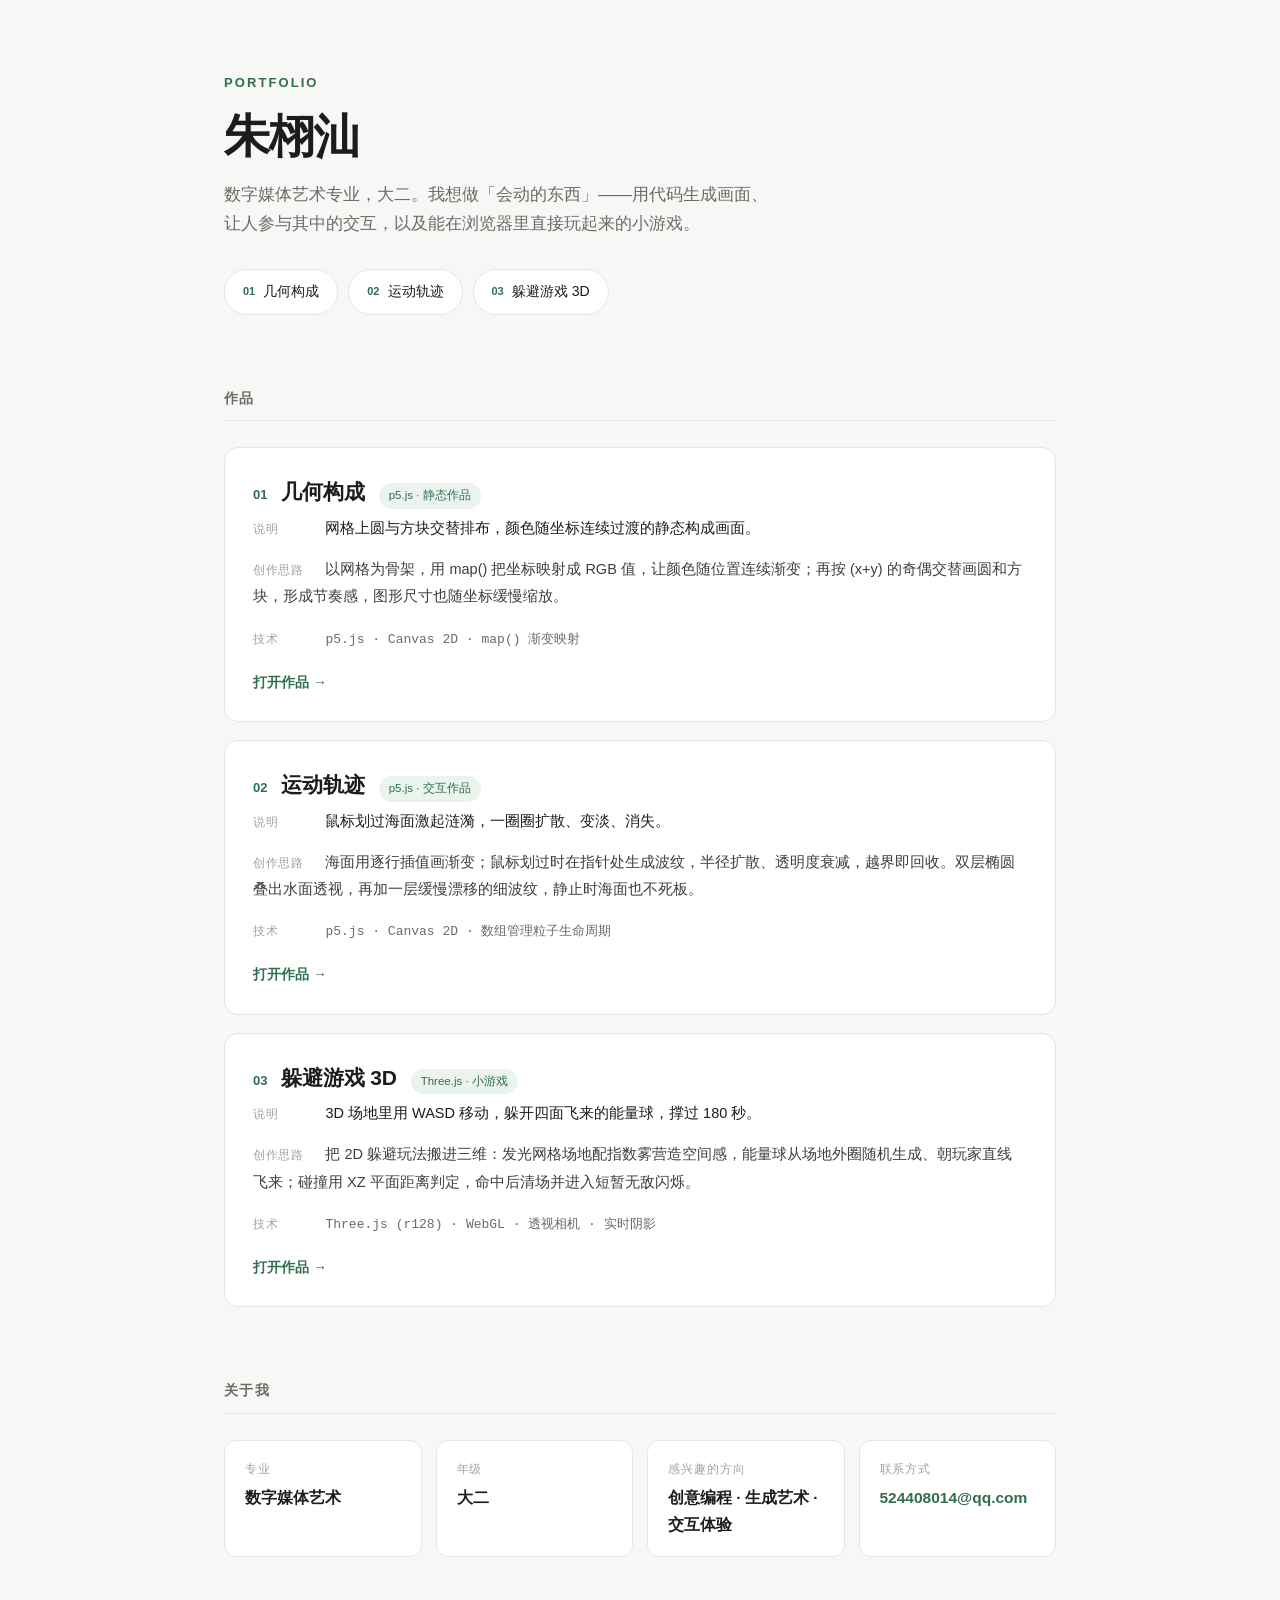
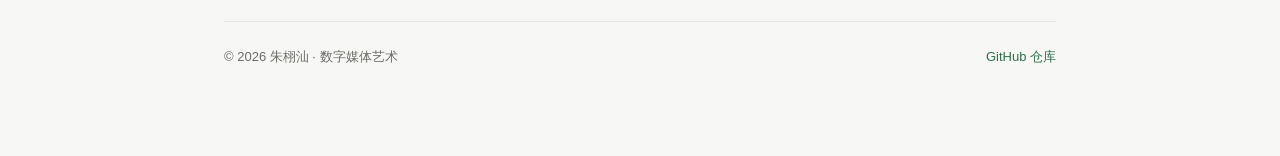
<file: index.html>
<!DOCTYPE html>
<html lang="zh-CN">
<head>
<meta charset="UTF-8">
<meta name="viewport" content="width=device-width, initial-scale=1.0">
<title>朱栩汕 · 作品集</title>
<style>
  :root {
    --bg: #f7f7f5;
    --panel: #ffffff;
    --ink: #1c1c1a;
    --muted: #6b6b66;
    --line: #e6e6e1;
    --accent: #2f6f4e;
    --accent-soft: #eaf3ee;
    --hover: #f4f4f0;
  }
  * { box-sizing: border-box; }
  body {
    margin: 0;
    background: var(--bg);
    color: var(--ink);
    font-family: -apple-system, BlinkMacSystemFont, "Segoe UI", "PingFang SC",
      "Hiragino Sans GB", "Microsoft YaHei", sans-serif;
    line-height: 1.7;
    -webkit-font-smoothing: antialiased;
  }
  .wrap { max-width: 880px; margin: 0 auto; padding: 72px 24px 88px; }

  /* ---------- 首页头部 ---------- */
  header { margin-bottom: 72px; }
  .kicker {
    font-size: 13px; letter-spacing: .16em; text-transform: uppercase;
    color: var(--accent); font-weight: 600; margin-bottom: 16px;
  }
  h1 {
    font-size: 46px; line-height: 1.15; margin: 0 0 18px;
    letter-spacing: -.02em; font-weight: 700;
  }
  .intro { font-size: 17px; color: var(--muted); margin: 0 0 30px; max-width: 58ch; }
  .entry { display: flex; flex-wrap: wrap; gap: 10px; }
  .entry a {
    display: inline-flex; align-items: center; gap: 8px;
    padding: 10px 18px; border-radius: 999px;
    background: var(--panel); border: 1px solid var(--line);
    color: var(--ink); text-decoration: none; font-size: 14px;
    transition: border-color .15s ease, transform .15s ease;
  }
  .entry a:hover { border-color: #b9d4c5; transform: translateY(-1px); }
  .entry a .no {
    font-size: 11px; color: var(--accent); font-weight: 700;
    font-variant-numeric: tabular-nums;
  }

  /* ---------- 作品区块 ---------- */
  h2.sec {
    font-size: 14px; letter-spacing: .1em; text-transform: uppercase;
    color: var(--muted); font-weight: 600;
    margin: 0 0 26px; padding-bottom: 10px;
    border-bottom: 1px solid var(--line);
  }
  section.works { margin-bottom: 72px; }

  .work {
    background: var(--panel); border: 1px solid var(--line);
    border-radius: 14px; padding: 26px 28px;
    margin-bottom: 18px;
  }
  .work-head {
    display: flex; align-items: baseline; gap: 14px;
    margin-bottom: 4px; flex-wrap: wrap;
  }
  .work-no {
    font-size: 13px; font-weight: 700; color: var(--accent);
    font-variant-numeric: tabular-nums;
  }
  .work-title { font-size: 21px; font-weight: 700; letter-spacing: -.01em; }
  .work-tag {
    font-size: 11.5px; color: var(--muted);
    background: var(--accent-soft); color: var(--accent);
    border-radius: 999px; padding: 3px 10px; font-weight: 500;
  }
  .work-line { margin: 0 0 14px; }
  .work-line .label {
    display: inline-block; width: 68px; flex: none;
    font-size: 12px; color: #a3a39c; letter-spacing: .06em;
  }
  .work-line p { display: inline; font-size: 14.5px; margin: 0; }
  .work-line.idea p { color: #3f3f3a; }
  .work-line .tech {
    font-family: ui-monospace, SFMono-Regular, Consolas, monospace;
    font-size: 13px; color: var(--muted);
  }
  .work-open {
    display: inline-flex; align-items: center; gap: 6px;
    margin-top: 6px; font-size: 14px; font-weight: 600;
    color: var(--accent); text-decoration: none;
  }
  .work-open:hover { text-decoration: underline; }

  /* ---------- 关于我 ---------- */
  section.about { margin-bottom: 64px; }
  .about-grid {
    display: grid; grid-template-columns: repeat(auto-fit, minmax(190px, 1fr));
    gap: 14px;
  }
  .about-card {
    background: var(--panel); border: 1px solid var(--line);
    border-radius: 12px; padding: 18px 20px;
  }
  .about-card .k {
    font-size: 12px; color: #a3a39c; letter-spacing: .08em;
    margin-bottom: 6px;
  }
  .about-card .v { font-size: 15.5px; font-weight: 600; }
  .about-card .v a { color: var(--accent); text-decoration: none; word-break: break-all; }
  .about-card .v a:hover { text-decoration: underline; }

  footer {
    padding-top: 24px; border-top: 1px solid var(--line);
    font-size: 13px; color: var(--muted);
    display: flex; justify-content: space-between; flex-wrap: wrap; gap: 10px;
  }
  footer a { color: var(--accent); text-decoration: none; }
  footer a:hover { text-decoration: underline; }

  @media (max-width: 560px) {
    .wrap { padding: 48px 18px 64px; }
    h1 { font-size: 34px; }
    .work { padding: 22px 20px; }
  }
</style>
</head>
<body>
<div class="wrap">

  <!-- ============ 首页 ============ -->
  <header id="top">
    <div class="kicker">Portfolio</div>
    <h1>朱栩汕</h1>
    <p class="intro">
      数字媒体艺术专业，大二。我想做「会动的东西」——用代码生成画面、让人参与其中的交互，以及能在浏览器里直接玩起来的小游戏。
    </p>
    <div class="entry">
      <a href="#w1"><span class="no">01</span> 几何构成</a>
      <a href="#w2"><span class="no">02</span> 运动轨迹</a>
      <a href="#w3"><span class="no">03</span> 躲避游戏 3D</a>
    </div>
  </header>

  <!-- ============ 作品 ============ -->
  <section class="works">
    <h2 class="sec">作品</h2>

    <article class="work" id="w1">
      <div class="work-head">
        <span class="work-no">01</span>
        <span class="work-title">几何构成</span>
        <span class="work-tag">p5.js · 静态作品</span>
      </div>
      <div class="work-line">
        <span class="label">说明</span>
        <p>网格上圆与方块交替排布，颜色随坐标连续过渡的静态构成画面。</p>
      </div>
      <div class="work-line idea">
        <span class="label">创作思路</span>
        <p>以网格为骨架，用 map() 把坐标映射成 RGB 值，让颜色随位置连续渐变；再按 (x+y) 的奇偶交替画圆和方块，形成节奏感，图形尺寸也随坐标缓慢缩放。</p>
      </div>
      <div class="work-line">
        <span class="label">技术</span>
        <span class="tech">p5.js · Canvas 2D · map() 渐变映射</span>
      </div>
      <a class="work-open" href="projects/geometric-composition/index.html">打开作品 →</a>
    </article>

    <article class="work" id="w2">
      <div class="work-head">
        <span class="work-no">02</span>
        <span class="work-title">运动轨迹</span>
        <span class="work-tag">p5.js · 交互作品</span>
      </div>
      <div class="work-line">
        <span class="label">说明</span>
        <p>鼠标划过海面激起涟漪，一圈圈扩散、变淡、消失。</p>
      </div>
      <div class="work-line idea">
        <span class="label">创作思路</span>
        <p>海面用逐行插值画渐变；鼠标划过时在指针处生成波纹，半径扩散、透明度衰减，越界即回收。双层椭圆叠出水面透视，再加一层缓慢漂移的细波纹，静止时海面也不死板。</p>
      </div>
      <div class="work-line">
        <span class="label">技术</span>
        <span class="tech">p5.js · Canvas 2D · 数组管理粒子生命周期</span>
      </div>
      <a class="work-open" href="projects/motion-trajectory/index.html">打开作品 →</a>
    </article>

    <article class="work" id="w3">
      <div class="work-head">
        <span class="work-no">03</span>
        <span class="work-title">躲避游戏 3D</span>
        <span class="work-tag">Three.js · 小游戏</span>
      </div>
      <div class="work-line">
        <span class="label">说明</span>
        <p>3D 场地里用 WASD 移动，躲开四面飞来的能量球，撑过 180 秒。</p>
      </div>
      <div class="work-line idea">
        <span class="label">创作思路</span>
        <p>把 2D 躲避玩法搬进三维：发光网格场地配指数雾营造空间感，能量球从场地外圈随机生成、朝玩家直线飞来；碰撞用 XZ 平面距离判定，命中后清场并进入短暂无敌闪烁。</p>
      </div>
      <div class="work-line">
        <span class="label">技术</span>
        <span class="tech">Three.js (r128) · WebGL · 透视相机 · 实时阴影</span>
      </div>
      <a class="work-open" href="projects/dodge-3d/index.html">打开作品 →</a>
    </article>
  </section>

  <!-- ============ 关于我 ============ -->
  <section class="about">
    <h2 class="sec">关于我</h2>
    <div class="about-grid">
      <div class="about-card">
        <div class="k">专业</div>
        <div class="v">数字媒体艺术</div>
      </div>
      <div class="about-card">
        <div class="k">年级</div>
        <div class="v">大二</div>
      </div>
      <div class="about-card">
        <div class="k">感兴趣的方向</div>
        <div class="v">创意编程 · 生成艺术 · 交互体验</div>
      </div>
      <div class="about-card">
        <div class="k">联系方式</div>
        <div class="v"><a href="mailto:524408014@qq.com">524408014@qq.com</a></div>
      </div>
    </div>
  </section>

  <footer>
    <span>© <span id="year">2026</span> 朱栩汕 · 数字媒体艺术</span>
    <a href="https://github.com/sleepy677/showcase">GitHub 仓库</a>
  </footer>

</div>
<script>
  document.getElementById('year').textContent = new Date().getFullYear();
</script>
</body>
</html>
</file>
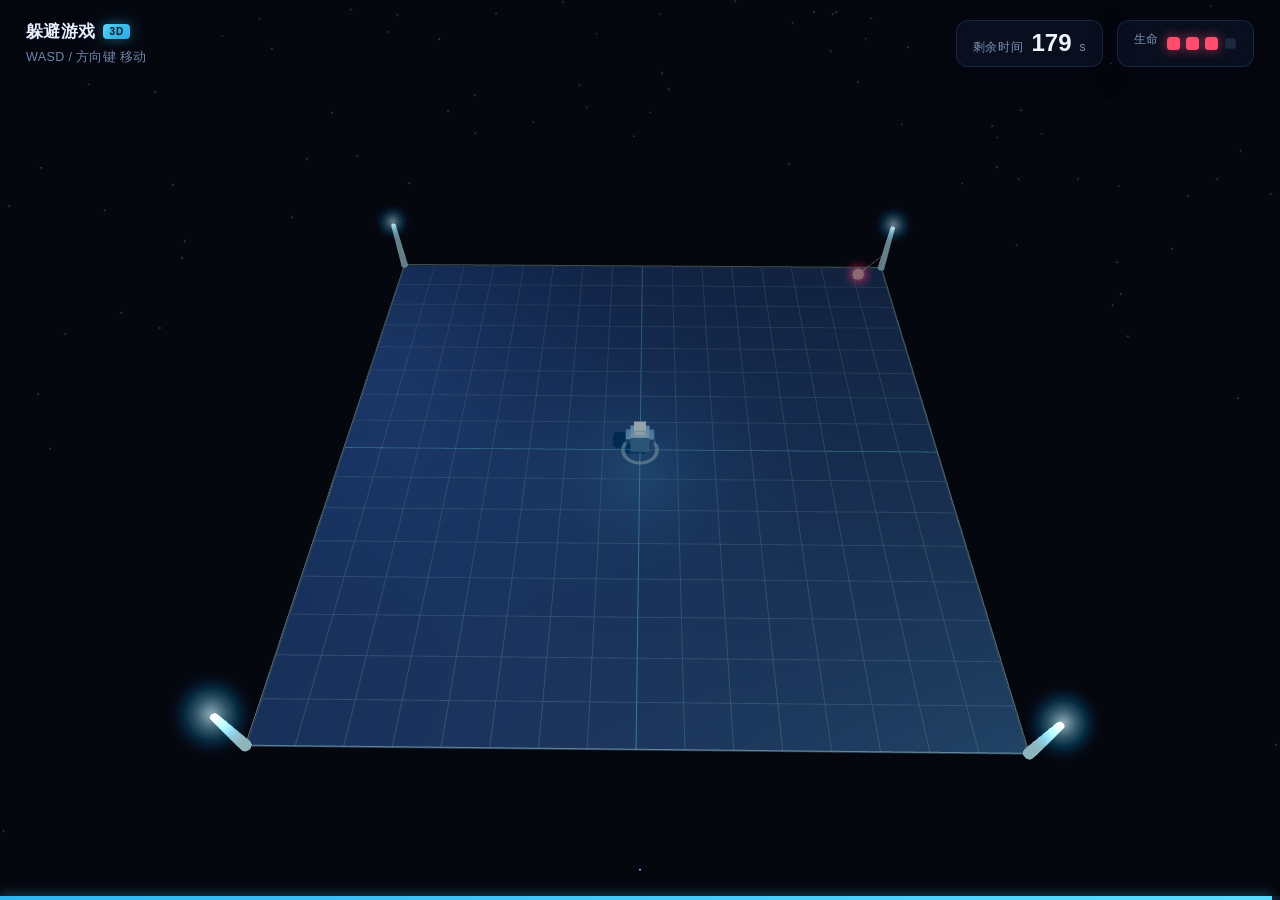
<file: projects/dodge-3d/index.html>
<!DOCTYPE html>
<html lang="zh-CN">
<head>
<meta charset="UTF-8">
<meta name="viewport" content="width=device-width, initial-scale=1.0">
<title>躲避游戏 3D · 朱栩汕</title>
<link rel="stylesheet" href="style.css">
</head>
<body>

<div id="stage"></div>

<div id="hud">
  <div class="hud-left">
    <div class="hud-title">躲避游戏 <span class="badge">3D</span></div>
    <div class="hud-hint">WASD / 方向键 移动</div>
  </div>
  <div class="hud-right">
    <div class="stat glass">
      <span class="stat-label">剩余时间</span>
      <span class="stat-value" id="timeText">180</span>
      <span class="stat-unit">s</span>
    </div>
    <div class="stat glass">
      <span class="stat-label">生命</span>
      <span class="lives" id="livesBox"></span>
      <span class="shield-mark" id="shieldMark" title="护盾">◈</span>
    </div>
  </div>
</div>

<div id="timeProgress"><div id="timeBar"></div></div>

<div id="pickupTip"></div>

<div class="modal" id="gameModal">
  <div class="modal-box">
    <h2 id="modalTitle">游戏结束</h2>
    <p class="modal-sub" id="modalSub"></p>
    <div class="modal-actions">
      <button id="restartBtn">再来一局</button>
      <a class="ghost" href="../../index.html">返回作品集</a>
    </div>
  </div>
</div>

<script src="three.min.js"></script>
<script src="game.js"></script>
</body>
</html>
</file>
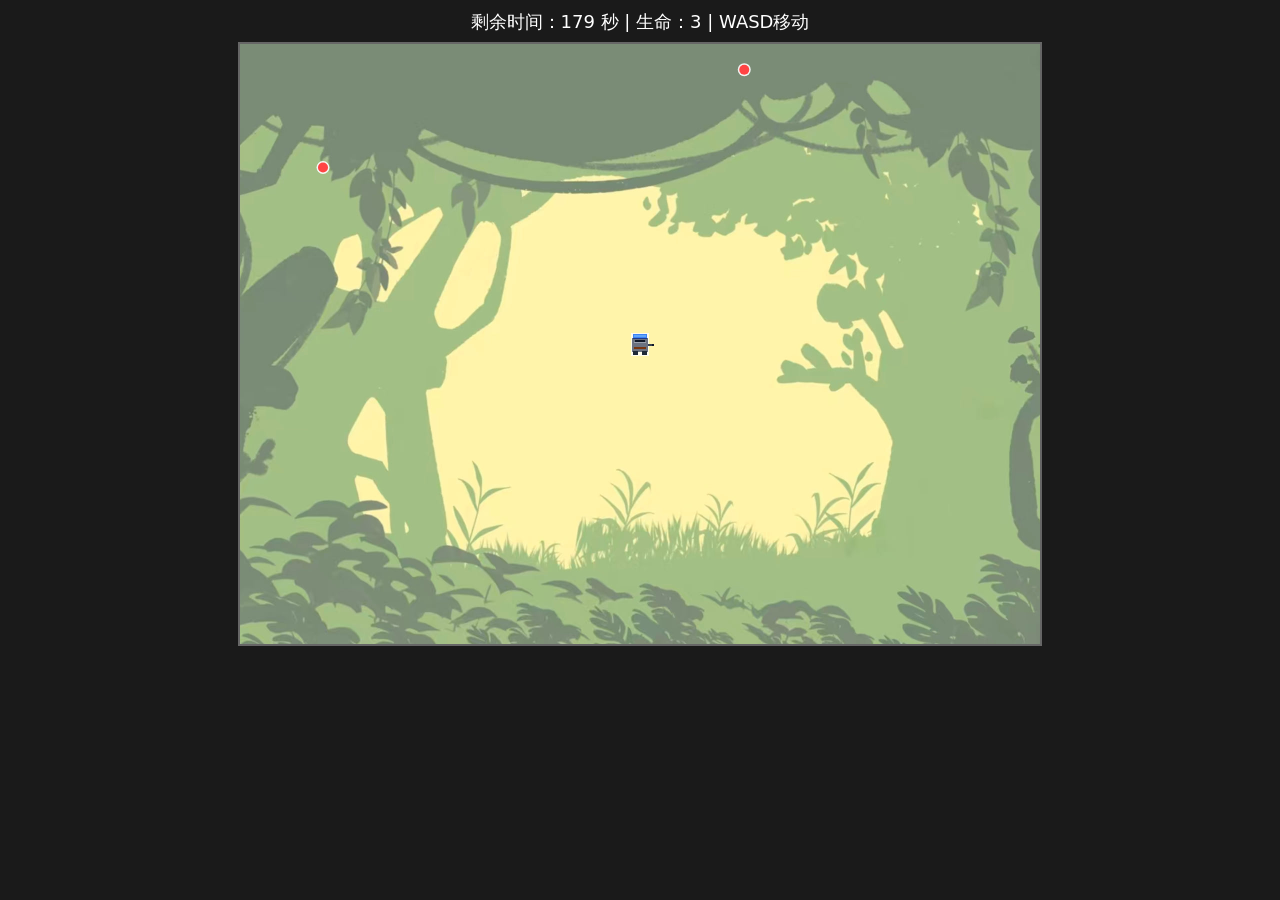
<file: projects/dodge-forest/index.html>
<!DOCTYPE html>
<html lang="zh-CN">
<head>
<meta charset="UTF-8">
<title>躲避游戏 · 朱栩汕</title>
<style>
*{margin:0;padding:0;box-sizing:border-box;font-family:system-ui}
body{background:#1a1a1a;display:flex;flex-direction:column;align-items:center;padding:10px;color:#fff}
#gameCanvas{border:2px solid #666;background:#7ed957;image-rendering:pixelated;max-width:100%;height:auto}
.info{margin-bottom:8px;font-size:18px}
.modal{
    position:fixed;top:0;left:0;width:100%;height:100%;background:rgba(0,0,0,0.7);
    display:none;justify-content:center;align-items:center;z-index:99
}
.modal-box{
    background:#222;padding:30px;border-radius:12px;text-align:center;
    border:1px solid #555
}
.modal-box h2{margin-bottom:20px}
.modal-sub{color:#aaa;margin-bottom:20px;display:block;}
.modal-box button{
    padding:10px 20px;margin:0 8px;font-size:16px;cursor:pointer;border:none;border-radius:6px
}
#restartBtn{background:#28a745;color:white}
#quitBtn{background:#dc3545;color:white}
</style>
</head>
<body>
<div class="info">剩余时间：<span id="timeText">180</span> 秒 | 生命：<span id="lifeText">3</span> | WASD移动</div>
<canvas id="gameCanvas" width="800" height="600"></canvas>

<div class="modal" id="gameModal">
    <div class="modal-box">
        <h2 id="modalTitle">游戏结束</h2>
        <span class="modal-sub" id="modalSub"></span>
        <button id="restartBtn">重新开始</button>
        <button id="quitBtn">结束</button>
    </div>
</div>

<script>
const canvas = document.getElementById('gameCanvas');
const ctx = canvas.getContext('2d');
const timeText = document.getElementById('timeText');
const lifeText = document.getElementById('lifeText');
const modal = document.getElementById('gameModal');
const modalTitle = document.getElementById('modalTitle');
const modalSub = document.getElementById('modalSub');
const restartBtn = document.getElementById('restartBtn');
const quitBtn = document.getElementById('quitBtn');

let player = {x:400,y:300,w:24,h:24,speed:5};
let bullets = [];
let keys = {};
let gameTime = 180;
let state = "playing";
let elapsed = 0;
let timer = null;

let lives = 3;
let invincible = false;
let invincibleTimer = null;

// 森林背景图（已裁掉水印并缩放到 1600×1200，与画布同为 4:3）
const forestBg = new Image();
forestBg.src = 'forest_bg.jpg'; // 与本 HTML 同目录；如移动文件请同步修改路径
forestBg.onload = () => { bgReady = true; };
forestBg.onerror = () => {
  // 图片加载失败时退回草地底色，避免白屏
  console.warn('森林背景加载失败，已退回草地底色。');
  bgReady = false;
};
let bgReady = false;

window.addEventListener('keydown',e=>{keys[e.key.toLowerCase()]=true;})
window.addEventListener('keyup',e=>{keys[e.key.toLowerCase()]=false;})

function spawnBullet(){
    if(state !== "playing") return;
    let x,y;
    const side = Math.floor(Math.random()*4);
    if(side===0){x=Math.random()*canvas.width;y=0;}
    else if(side===1){x=canvas.width;y=Math.random()*canvas.height;}
    else if(side===2){x=Math.random()*canvas.width;y=canvas.height;}
    else{x=0;y=Math.random()*canvas.height;}

    const dx = player.x - x;
    const dy = player.y - y;
    const len = Math.sqrt(dx*dx+dy*dy);
    const speed = 2.5;
    bullets.push({
        x,y,
        vx: dx/len * speed,
        vy: dy/len * speed,
        r:5
    })
}

function checkCollision(bullet){
    const px = player.x;
    const py = player.y;
    const pw = player.w/2;
    const ph = player.h/2;
    const dist = Math.sqrt((bullet.x-px)**2 + (bullet.y-py)**2);
    return dist < bullet.r + pw;
}

function hitPlayer() {
    if(invincible || state !== "playing") return;
    lives--;
    lifeText.innerText = lives;
    bullets.length = 0; // 原地清空：若重新赋值 bullets，正在遍历的循环下一轮会拿到 undefined 而抛 TypeError 卡死
    invincible = true;

    clearTimeout(invincibleTimer);
    invincibleTimer = setTimeout(()=>{
        invincible = false;
    },1200);

    if(lives <= 0) {
        endGame(false);
    }
}

function endGame(win) {
    if(state === "over") return;
    state = "over";
    clearInterval(timer);
    clearTimeout(invincibleTimer);
    if(win) {
        modalTitle.innerText = "时间到！游戏结束";
        modalSub.innerText = "恭喜你成功躲避子弹！";
    } else {
        modalTitle.innerText = "生命耗尽！";
        modalSub.innerText = "你被子弹击中多次";
    }
    modal.style.display = "flex";
}

// 绘制森林背景，按比例适配 800×600（cover：等比缩放、居中裁切、不变形）
function drawBackground() {
  if (bgReady && forestBg.naturalWidth) {
    const scale = Math.max(canvas.width / forestBg.naturalWidth, canvas.height / forestBg.naturalHeight);
    const drawW = forestBg.naturalWidth * scale;
    const drawH = forestBg.naturalHeight * scale;
    const offsetX = (canvas.width - drawW) / 2;
    const offsetY = (canvas.height - drawH) / 2;
    ctx.drawImage(forestBg, offsetX, offsetY, drawW, drawH);
  } else {
    // 图片未加载完成时的临时底色
    ctx.fillStyle = '#7ed957';
    ctx.fillRect(0, 0, canvas.width, canvas.height);
  }
}

// 绘制小兵玩家
function drawPlayer(ts) {
  const x = Math.round(player.x);
  const y = Math.round(player.y);
  const flicker = invincible && Math.floor(ts / 100) % 2 === 0;

  if (flicker) {
    ctx.globalAlpha = 0.35;
  }

  ctx.imageSmoothingEnabled = false;

  // 白色衬底：小兵走进深绿剪影区域时仍能和背景区分开
  ctx.fillStyle = 'rgba(255,255,255,0.75)';
  ctx.fillRect(x - 9, y - 11, 18, 23);

  // 身体底色
  ctx.fillStyle = '#6b7280';
  ctx.fillRect(x - 8, y - 6, 16, 14);

  // 头盔
  ctx.fillStyle = '#3b82f6';
  ctx.fillRect(x - 7, y - 10, 14, 5);
  ctx.fillStyle = '#60a5fa';
  ctx.fillRect(x - 6, y - 9, 12, 2);

  // 头盔带
  ctx.fillStyle = '#1e3a8a';
  ctx.fillRect(x - 7, y - 6, 14, 1);

  // 眼睛/面罩
  ctx.fillStyle = '#111827';
  ctx.fillRect(x - 5, y - 4, 10, 2);

  // 护甲高光
  ctx.fillStyle = '#9ca3af';
  ctx.fillRect(x - 6, y - 2, 12, 1);

  // 腰带
  ctx.fillStyle = '#78350f';
  ctx.fillRect(x - 6, y + 3, 12, 2);

  // 腿
  ctx.fillStyle = '#1f2937';
  ctx.fillRect(x - 7, y + 7, 5, 4);
  ctx.fillRect(x + 2, y + 7, 5, 4);

  // 枪
  ctx.fillStyle = '#374151';
  ctx.fillRect(x + 8, y, 6, 2);
  ctx.fillStyle = '#111827';
  ctx.fillRect(x + 12, y, 2, 2);

  ctx.globalAlpha = 1;
  ctx.imageSmoothingEnabled = true;
}

let lastTs = 0;
function loop(ts){
    if(state !== "playing") return;
    if(!lastTs) lastTs = ts;
    const delta = ts - lastTs;
    lastTs = ts;
    elapsed += delta;

    drawBackground();

    if(keys['w'] && player.y-player.h/2>0) player.y -= player.speed;
    if(keys['s'] && player.y+player.h/2<canvas.height) player.y += player.speed;
    if(keys['a'] && player.x-player.w/2>0) player.x -= player.speed;
    if(keys['d'] && player.x+player.w/2<canvas.width) player.x += player.speed;

    drawPlayer(ts);

    for(let i=bullets.length-1;i>=0;i--){
        const b = bullets[i];
        b.x += b.vx;
        b.y += b.vy;

        ctx.beginPath();
        ctx.arc(b.x,b.y,b.r+1.5,0,Math.PI*2);
        ctx.fillStyle='rgba(255,255,255,0.9)';
        ctx.fill();
        ctx.beginPath();
        ctx.arc(b.x,b.y,b.r,0,Math.PI*2);
        ctx.fillStyle="#ff4444";
        ctx.fill();

        if(checkCollision(b)){
            hitPlayer();
            break; // 子弹已全部清空，必须终止本帧遍历
        }
        if(b.x<0||b.x>canvas.width||b.y<0||b.y>canvas.height){
            bullets.splice(i,1);
        }
    }
    requestAnimationFrame(loop);
}

function resetGame(){
    player.x = 400;
    player.y = 300;
    bullets = [];
    gameTime = 180;
    state = "playing";
    elapsed = 0;
    lastTs = 0;
    lives = 3;
    invincible = false;
    clearTimeout(invincibleTimer);
    lifeText.innerText = lives;
    modal.style.display = "none";
    timeText.innerText = gameTime;
    startTimer();
    requestAnimationFrame(loop);
}

function startTimer(){
    clearInterval(timer);
    timer = setInterval(()=>{
        gameTime--;
        timeText.innerText = gameTime;
        if(gameTime <=0){
            endGame(true);
        }
    },1000);
}

setInterval(()=>{
    if(state === "playing") spawnBullet();
},450);

restartBtn.onclick = resetGame;
quitBtn.onclick = ()=>{
    modal.style.display = "none";
    alert("游戏已退出，刷新页面重新开始");
};

globalThis.__G = {
    get player(){return player},
    get bullets(){return bullets},
    get state(){return state},
    get elapsed(){return elapsed},
    endGame: function(w){ endGame(w); },
    setPlayer: function(x,y){ player.x = x; player.y = y; }
};

resetGame();
</script>
</body>
</html>
</file>
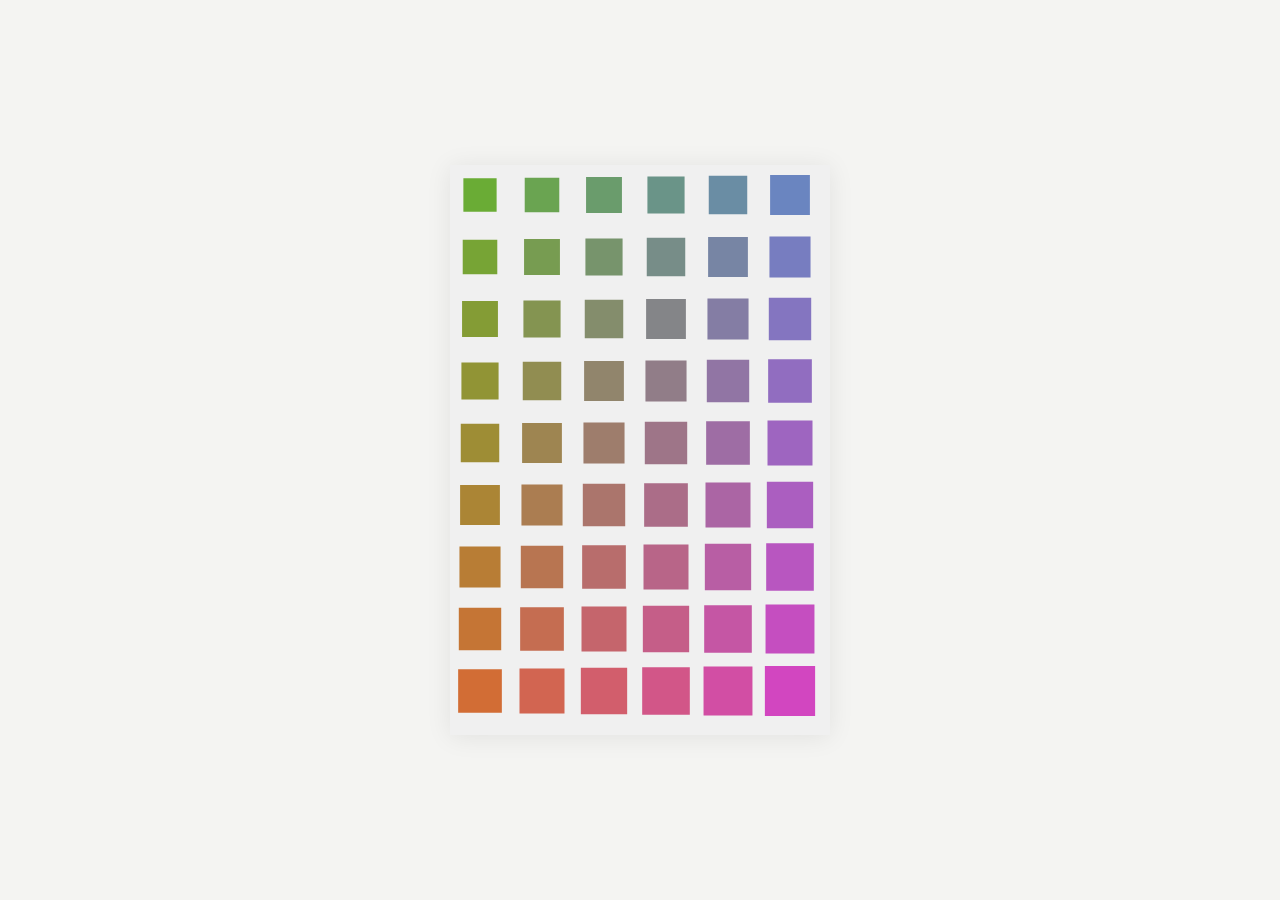
<file: projects/geometric-composition/index.html>
<!DOCTYPE html>
<html lang="zh-CN">
  <head>
    <meta charset="utf-8" />
    <meta name="viewport" content="width=device-width, initial-scale=1.0" />
    <title>几何构成 · 朱栩汕</title>
    <script src="p5.js"></script>
    <script src="p5.sound.min.js"></script>
    <link rel="stylesheet" type="text/css" href="style.css">
  </head>
  <body>
    <main>
    </main>
    <script src="sketch.js"></script>
  </body>
</html>
</file>
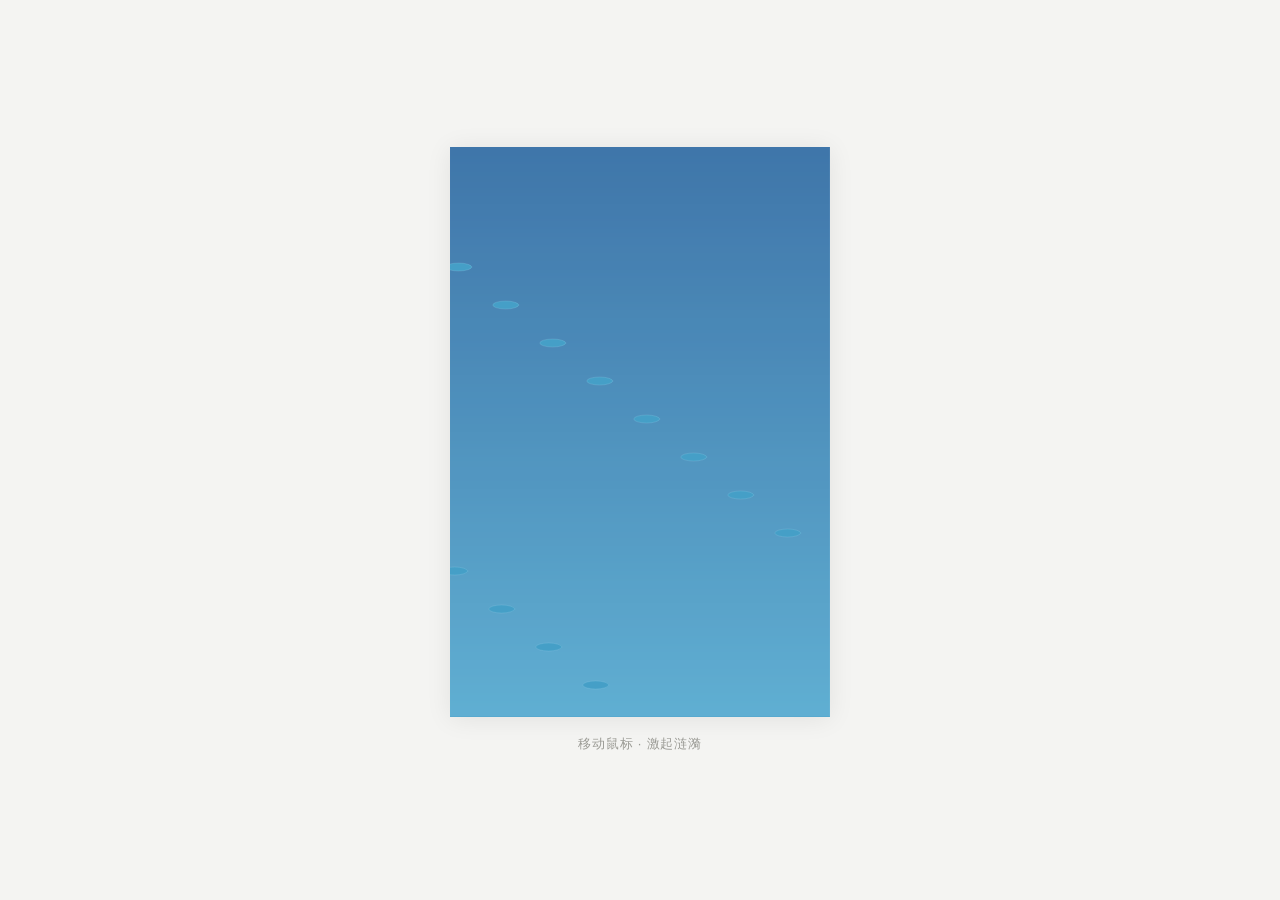
<file: projects/motion-trajectory/index.html>
<!DOCTYPE html>
<html lang="zh-CN">
  <head>
    <meta charset="utf-8" />
    <meta name="viewport" content="width=device-width, initial-scale=1.0" />
    <title>运动轨迹 · 朱栩汕</title>
    <script src="p5.js"></script>
    <script src="p5.sound.min.js"></script>
    <link rel="stylesheet" type="text/css" href="style.css">
  </head>
  <body>
    <main>
    </main>
    <p class="hint">移动鼠标 · 激起涟漪</p>
    <script src="sketch.js"></script>
  </body>
</html>
</file>
<file: projects/dodge-3d/style.css>
* {
  margin: 0;
  padding: 0;
  box-sizing: border-box;
}

html, body {
  width: 100%;
  height: 100%;
  overflow: hidden;
  background: #05070f;
  color: #e8f1ff;
  font-family: -apple-system, BlinkMacSystemFont, "Segoe UI", "PingFang SC",
    "Hiragino Sans GB", "Microsoft YaHei", sans-serif;
  -webkit-font-smoothing: antialiased;
}

#stage {
  position: fixed;
  inset: 0;
}
#stage canvas { display: block; }

/* ---------- HUD ---------- */
#hud {
  position: fixed;
  top: 0;
  left: 0;
  right: 0;
  padding: 20px 26px;
  display: flex;
  align-items: flex-start;
  justify-content: space-between;
  gap: 20px;
  pointer-events: none;
  user-select: none;
  z-index: 10;
}

.hud-left { pointer-events: none; }

.hud-title {
  font-size: 17px;
  font-weight: 600;
  letter-spacing: 0.02em;
  display: flex;
  align-items: center;
  gap: 8px;
  text-shadow: 0 2px 14px rgba(0, 10, 30, 0.8);
}
.badge {
  font-size: 10px;
  font-weight: 600;
  letter-spacing: 0.1em;
  color: #062033;
  background: linear-gradient(135deg, #59dcff, #2fb4f0);
  border-radius: 4px;
  padding: 2px 6px;
  box-shadow: 0 0 14px rgba(57, 208, 255, 0.45);
}
.hud-hint {
  margin-top: 6px;
  font-size: 12.5px;
  color: #6c86ad;
  letter-spacing: 0.03em;
}

.hud-right {
  display: flex;
  gap: 14px;
  align-items: stretch;
}

/* 玻璃拟态卡片 */
.glass {
  background: rgba(13, 22, 44, 0.55);
  border: 1px solid rgba(80, 130, 200, 0.22);
  backdrop-filter: blur(10px);
  -webkit-backdrop-filter: blur(10px);
  border-radius: 12px;
  padding: 10px 16px;
  box-shadow: 0 8px 28px rgba(0, 4, 16, 0.45);
  transition: border-color 0.3s ease, box-shadow 0.3s ease;
}

.stat {
  display: flex;
  align-items: baseline;
  gap: 8px;
}
.stat-label {
  font-size: 12px;
  color: #7d95ba;
  letter-spacing: 0.06em;
}
.stat-value {
  font-size: 24px;
  font-weight: 700;
  font-variant-numeric: tabular-nums;
  color: #eef6ff;
  line-height: 1;
  transition: color 0.25s ease, text-shadow 0.25s ease;
}
.stat-unit {
  font-size: 12px;
  color: #7d95ba;
}

/* 最后 10 秒：红色告警 */
.stat-value.danger {
  color: #ff5570;
  text-shadow: 0 0 16px rgba(255, 70, 100, 0.75);
  animation: pulse 1s ease-in-out infinite;
}
.hud-right .glass:has(.danger) {
  border-color: rgba(255, 80, 110, 0.55);
  box-shadow: 0 8px 28px rgba(120, 10, 30, 0.4);
}
@keyframes pulse {
  0%, 100% { transform: scale(1); }
  50% { transform: scale(1.12); }
}

.lives {
  display: flex;
  gap: 6px;
  align-self: center;
}
.life-pip {
  width: 13px;
  height: 13px;
  border-radius: 3.5px;
  background: #ff4d6d;
  box-shadow: 0 0 12px rgba(255, 77, 109, 0.65);
  transition: background 0.25s ease, box-shadow 0.25s ease, transform 0.25s ease;
}
.life-pip.lost {
  background: #1d2740;
  box-shadow: none;
  transform: scale(0.82);
}

/* ---------- 底部时间进度条 ---------- */
#timeProgress {
  position: fixed;
  left: 0;
  right: 0;
  bottom: 0;
  height: 4px;
  background: rgba(20, 32, 58, 0.6);
  z-index: 10;
}
#timeBar {
  height: 100%;
  width: 100%;
  background: linear-gradient(90deg, #2fb4f0, #59dcff);
  box-shadow: 0 0 12px rgba(57, 208, 255, 0.6);
  transition: width 0.2s linear;
}

/* ---------- 护盾标记 ---------- */
.shield-mark {
  display: none;
  align-self: center;
  margin-left: 4px;
  font-size: 16px;
  color: #ffc94d;
  text-shadow: 0 0 12px rgba(255, 200, 77, 0.8);
  animation: shieldPulse 1.4s ease-in-out infinite;
}
.shield-mark.on { display: inline-block; }
@keyframes shieldPulse {
  0%, 100% { opacity: 1; transform: scale(1); }
  50% { opacity: 0.6; transform: scale(0.88); }
}

/* ---------- 拾取提示 ---------- */
#pickupTip {
  position: fixed;
  left: 50%;
  top: 18%;
  transform: translateX(-50%);
  font-size: 17px;
  font-weight: 600;
  letter-spacing: 0.06em;
  opacity: 0;
  pointer-events: none;
  z-index: 20;
  text-shadow: 0 2px 16px rgba(0, 8, 24, 0.9);
}
#pickupTip.show {
  animation: tipRise 1.6s ease-out forwards;
}
#pickupTip.t-life { color: #4ff0a0; }
#pickupTip.t-shield { color: #ffd070; }
#pickupTip.t-time { color: #7db8ff; }
@keyframes tipRise {
  0% { opacity: 0; transform: translate(-50%, 14px) scale(0.92); }
  12% { opacity: 1; transform: translate(-50%, 0) scale(1.04); }
  22% { transform: translate(-50%, 0) scale(1); }
  72% { opacity: 1; }
  100% { opacity: 0; transform: translate(-50%, -26px) scale(1); }
}

/* ---------- Modal ---------- */
.modal {
  position: fixed;
  inset: 0;
  background: rgba(4, 8, 18, 0.82);
  backdrop-filter: blur(8px);
  display: none;
  align-items: center;
  justify-content: center;
  z-index: 50;
}
.modal.show { display: flex; }

.modal-box {
  background: linear-gradient(160deg, #101b38, #0b1226);
  border: 1px solid #24365e;
  border-radius: 18px;
  padding: 40px 44px;
  text-align: center;
  max-width: 420px;
  width: calc(100% - 48px);
  box-shadow: 0 24px 80px rgba(0, 0, 0, 0.6), 0 0 0 1px rgba(90, 150, 255, 0.06) inset;
  animation: rise 0.35s cubic-bezier(0.22, 1, 0.36, 1);
}
@keyframes rise {
  from { opacity: 0; transform: translateY(16px) scale(0.97); }
  to { opacity: 1; transform: none; }
}
.modal-box h2 {
  font-size: 24px;
  margin-bottom: 12px;
  letter-spacing: -0.01em;
}
.modal-sub {
  color: #8fa4c6;
  font-size: 14px;
  margin-bottom: 26px;
  line-height: 1.7;
}
.modal-actions {
  display: flex;
  gap: 12px;
  justify-content: center;
  flex-wrap: wrap;
}
.modal-actions button,
.modal-actions .ghost {
  font-size: 14px;
  font-family: inherit;
  border-radius: 9px;
  padding: 11px 22px;
  cursor: pointer;
  text-decoration: none;
  transition: transform 0.15s ease, background 0.15s ease, box-shadow 0.15s ease;
  border: none;
}
#restartBtn {
  background: linear-gradient(135deg, #59dcff, #2fa8f0);
  color: #052033;
  font-weight: 600;
  box-shadow: 0 6px 20px rgba(47, 180, 240, 0.35);
}
#restartBtn:hover { transform: translateY(-1px); box-shadow: 0 8px 26px rgba(47, 180, 240, 0.5); }

.modal-actions .ghost {
  background: transparent;
  color: #8fa4c6;
  border: 1px solid #24365c;
  display: inline-flex;
  align-items: center;
}
.modal-actions .ghost:hover { background: #16223f; color: #cfe0f7; }

@media (max-width: 620px) {
  #hud { padding: 14px 16px; }
  .hud-right { gap: 10px; }
  .hud-hint { display: none; }
  .glass { padding: 8px 12px; }
  .modal-box { padding: 30px 24px; }
}
</file>
<file: projects/geometric-composition/style.css>
html, body {
  margin: 0;
  padding: 0;
  min-height: 100%;
  background: #f4f4f2;
  font-family: -apple-system, BlinkMacSystemFont, "Segoe UI", "PingFang SC",
    "Microsoft YaHei", sans-serif;
}

body {
  display: flex;
  align-items: center;
  justify-content: center;
  min-height: 100vh;
}

main {
  line-height: 0;
  box-shadow: 0 2px 24px rgba(0, 0, 0, 0.08);
}

canvas {
  display: block;
  max-width: 100%;
  height: auto !important;
}
</file>
<file: projects/motion-trajectory/style.css>
html, body {
  margin: 0;
  padding: 0;
  min-height: 100%;
  background: #f4f4f2;
  font-family: -apple-system, BlinkMacSystemFont, "Segoe UI", "PingFang SC",
    "Microsoft YaHei", sans-serif;
}

body {
  display: flex;
  flex-direction: column;
  align-items: center;
  justify-content: center;
  min-height: 100vh;
  gap: 18px;
}

main {
  line-height: 0;
  box-shadow: 0 2px 24px rgba(0, 0, 0, 0.08);
}

canvas {
  display: block;
  max-width: 100%;
  height: auto !important;
  cursor: crosshair;
  touch-action: none;
}

.hint {
  margin: 0;
  font-size: 13px;
  letter-spacing: 0.06em;
  color: #9a9a94;
  user-select: none;
}
</file>
